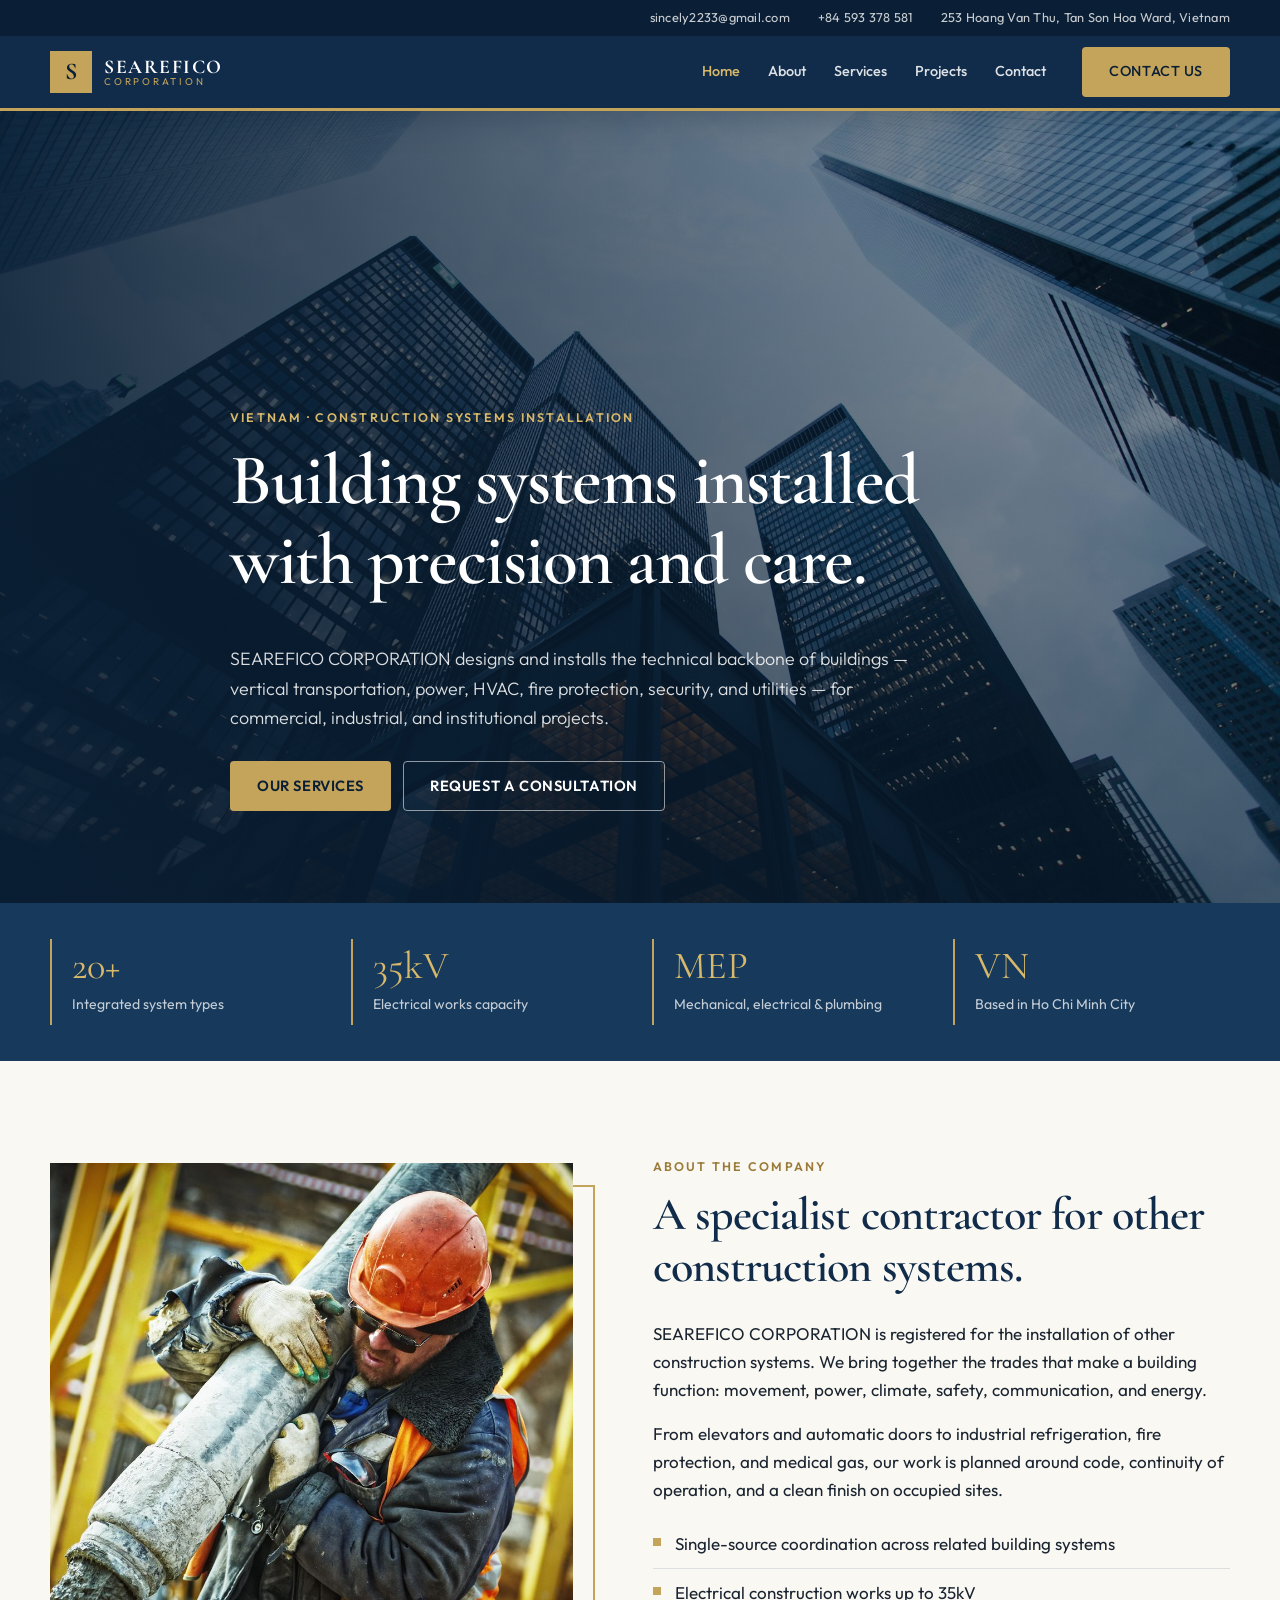
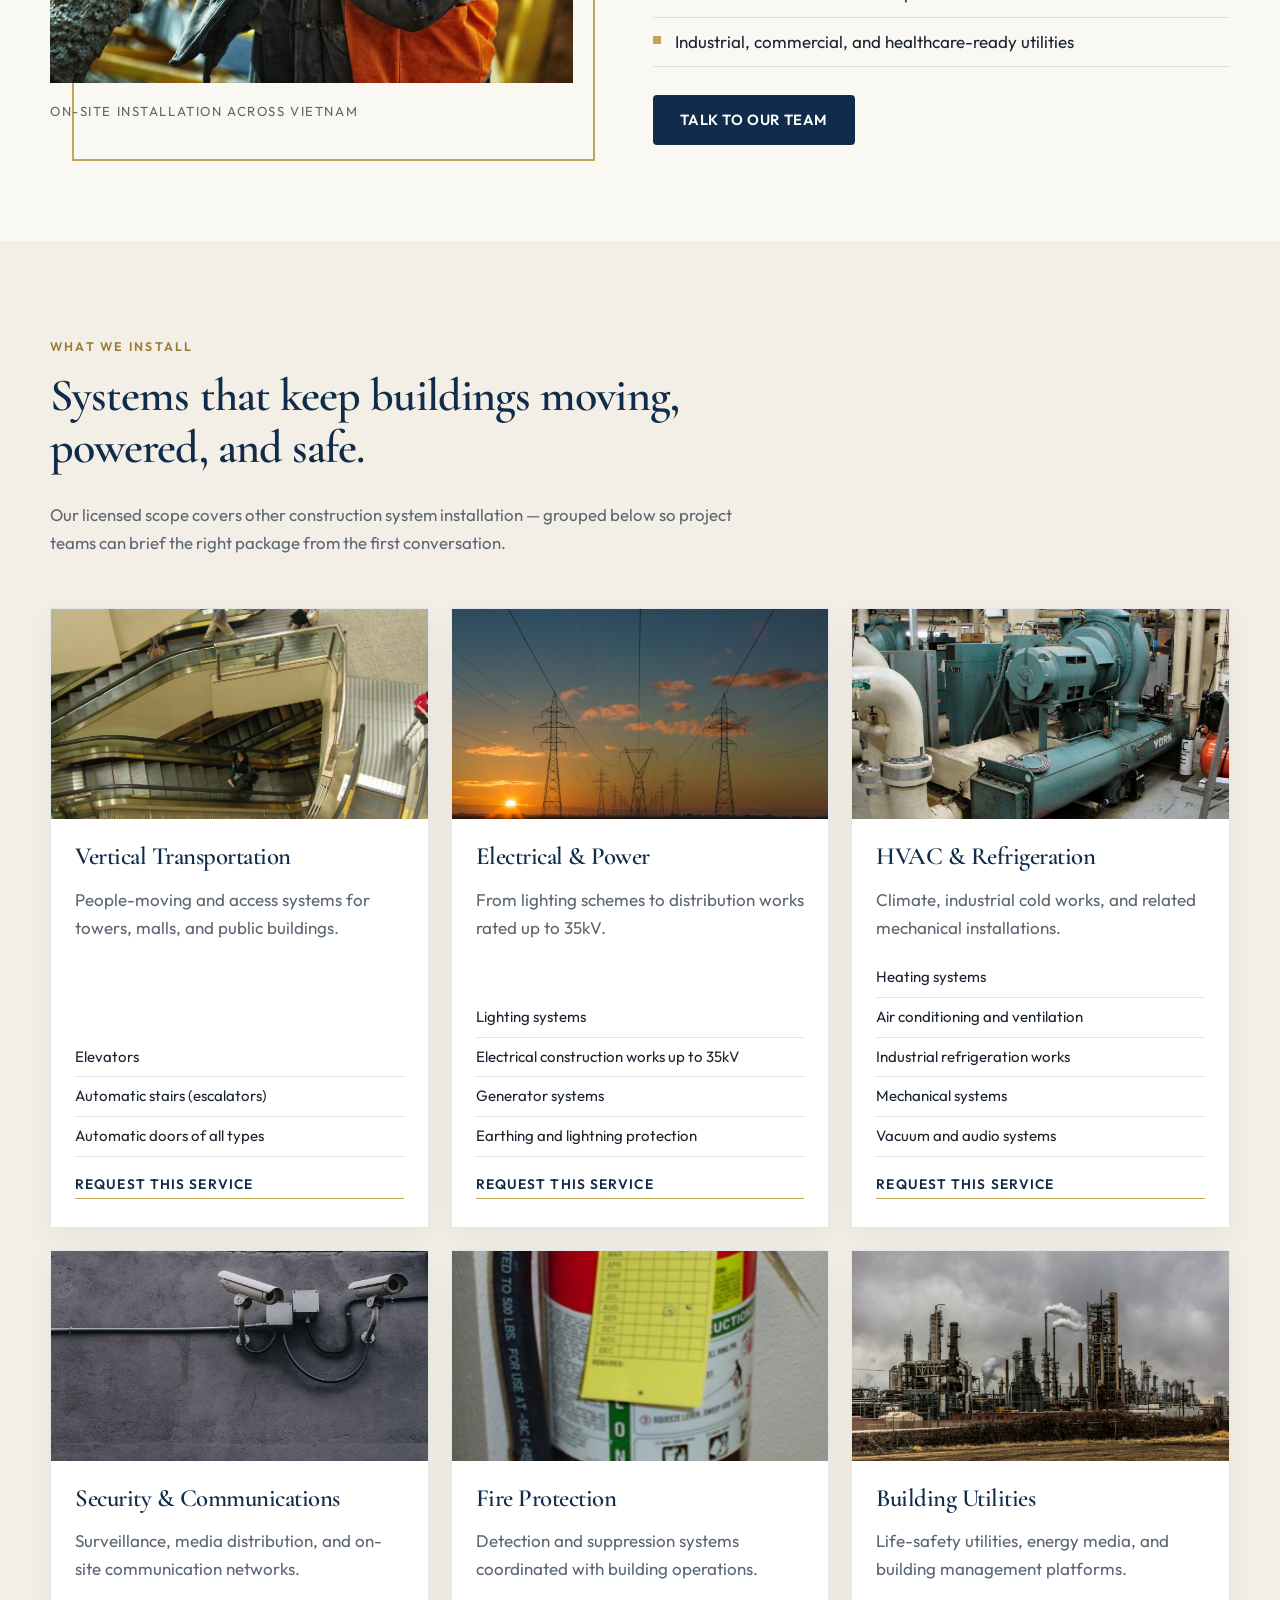
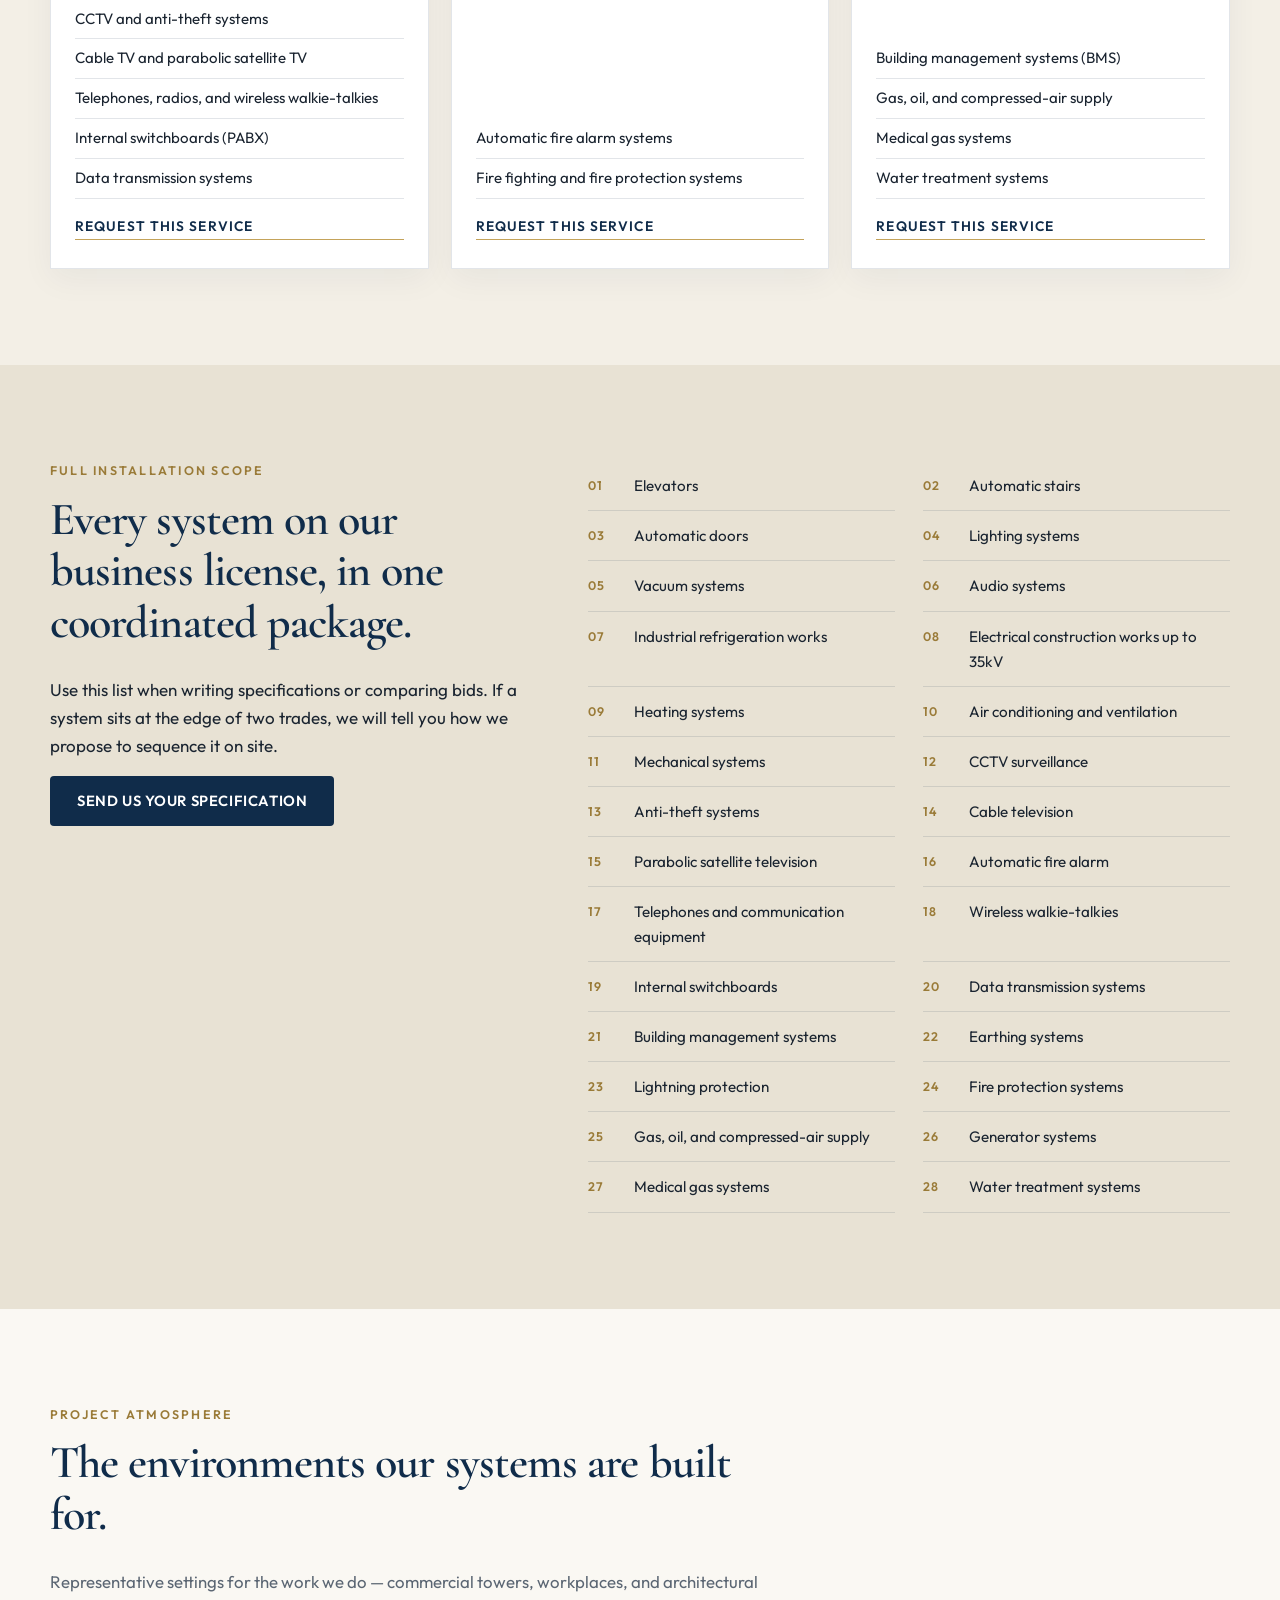
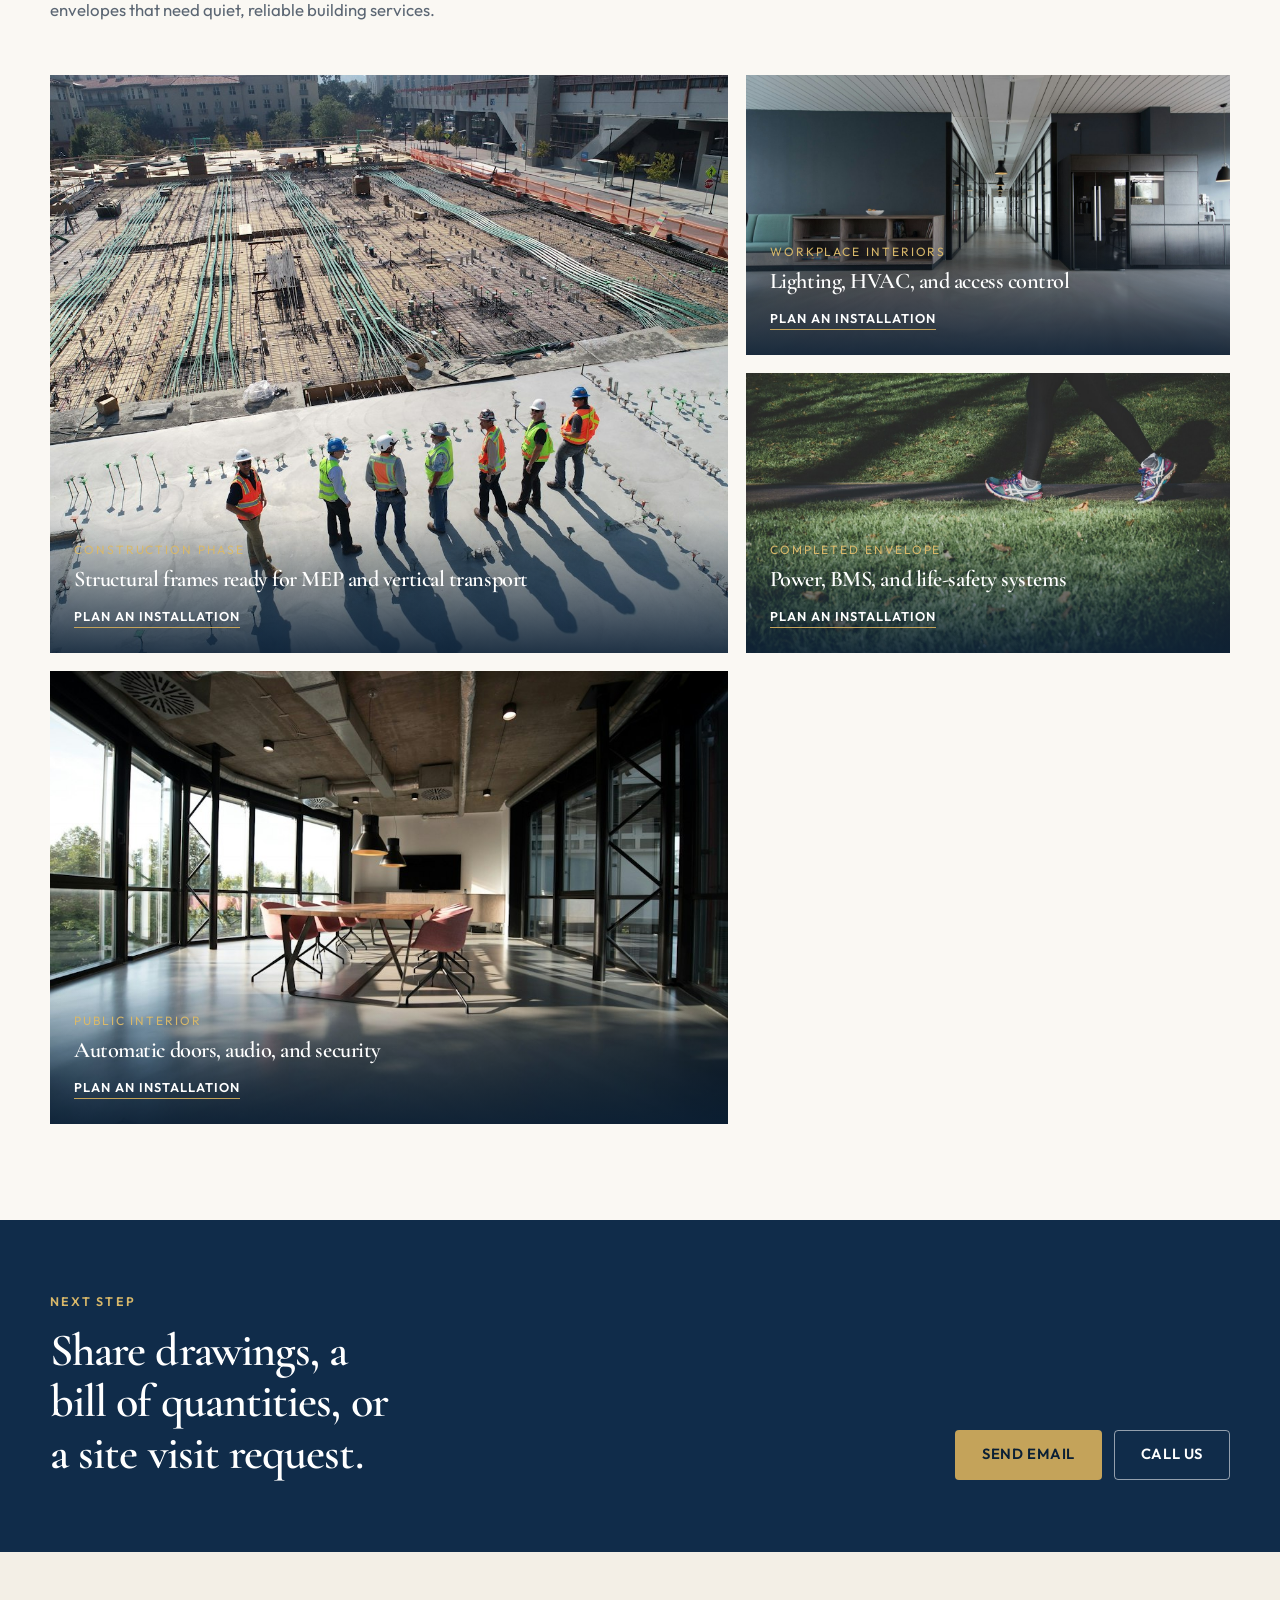
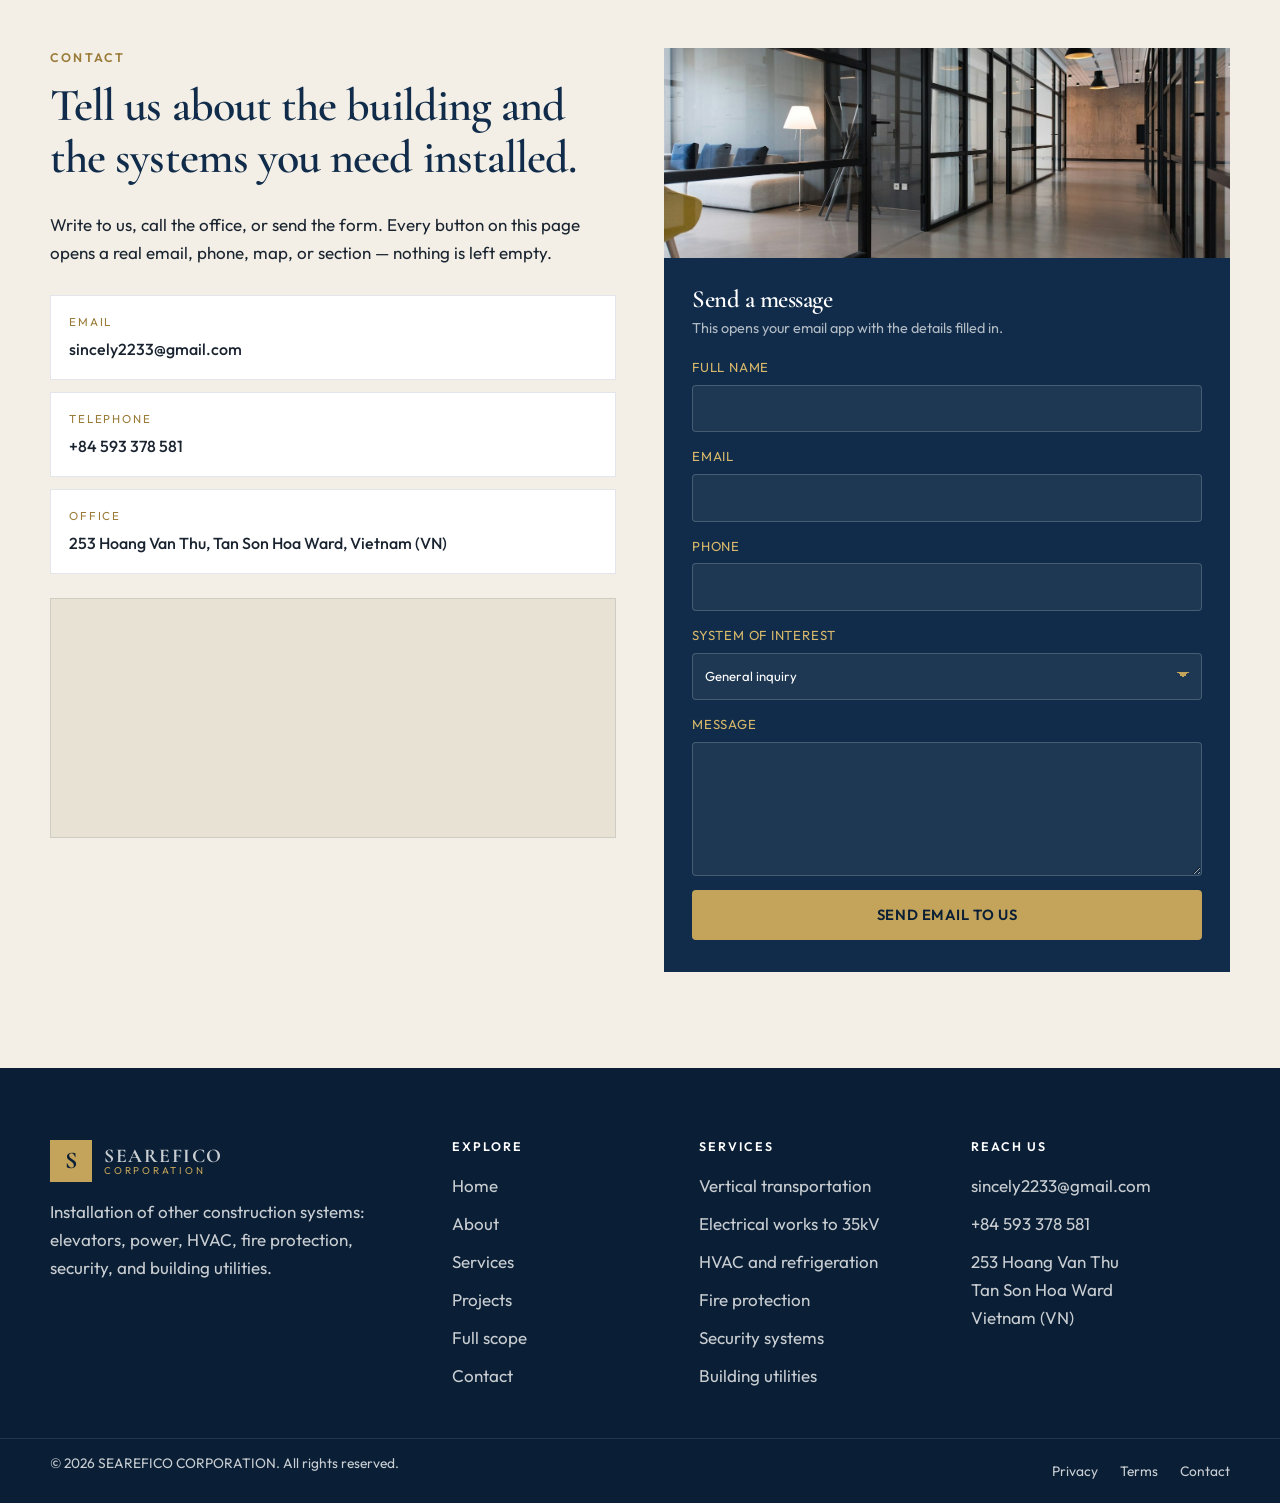
<file: index.html>
<!DOCTYPE html>
<html lang="en">
  <head>
    <meta charset="UTF-8" />
    <meta name="google-site-verification" content="USBkCnwUVn-2m1q-694d4yOQSmrPMr7RLphesVPqYSs" />
    <meta name="viewport" content="width=device-width, initial-scale=1.0" />
    <meta
      name="description"
      content="SEAREFICO CORPORATION — installation of construction systems in Vietnam: elevators, HVAC, electrical works up to 35kV, fire protection, security, and building utilities."
    />
    <title>SEAREFICO CORPORATION | Building Systems Installation</title>
    <link rel="icon" href="assets/favicon.svg" type="image/svg+xml" />
    <link rel="preconnect" href="https://fonts.googleapis.com" />
    <link rel="preconnect" href="https://fonts.gstatic.com" crossorigin />
    <link
      href="https://fonts.googleapis.com/css2?family=Cormorant+Garamond:ital,wght@0,500;0,600;0,700;1,500&family=Outfit:wght@300;400;500;600;700&display=swap"
      rel="stylesheet"
    />
    <link rel="stylesheet" href="css/styles.css" />
  </head>
  <body>
    <a class="skip-link" href="#main">Skip to content</a>

    <header class="site-header" id="top">
      <div class="utility-bar">
        <div class="container utility-bar__inner">
          <a class="utility-link" href="mailto:sincely2233@gmail.com">sincely2233@gmail.com</a>
          <a class="utility-link" href="tel:+84593378581">+84 593 378 581</a>
          <a
            class="utility-link utility-link--address"
            href="https://www.google.com/maps/search/?api=1&query=253+Hoang+Van+Thu+Tan+Son+Hoa+Vietnam"
            target="_blank"
            rel="noopener noreferrer"
            >253 Hoang Van Thu, Tan Son Hoa Ward, Vietnam</a
          >
        </div>
      </div>

      <div class="nav-bar">
        <div class="container nav-bar__inner">
          <a class="logo" href="#home" aria-label="SEAREFICO CORPORATION home">
            <span class="logo__mark" aria-hidden="true">S</span>
            <span class="logo__text">
              <strong>SEAREFICO</strong>
              <small>CORPORATION</small>
            </span>
          </a>

          <button class="menu-toggle" type="button" aria-expanded="false" aria-controls="site-nav">
            Menu
          </button>

          <nav class="site-nav" id="site-nav" aria-label="Primary">
            <a href="#home">Home</a>
            <a href="#about">About</a>
            <a href="#services">Services</a>
            <a href="#projects">Projects</a>
            <a href="#contact">Contact</a>
            <a class="btn btn-gold" href="#contact">Contact Us</a>
          </nav>
        </div>
      </div>
    </header>

    <main id="main">
      <section class="hero" id="home">
        <img class="hero__image" src="assets/images/hero.jpg" alt="Modern glass commercial towers at dusk" />
        <div class="hero__overlay"></div>
        <div class="container hero__content">
          <p class="eyebrow">Vietnam · Construction Systems Installation</p>
          <h1>Building systems installed with precision and care.</h1>
          <p class="hero__lead">
            SEAREFICO CORPORATION designs and installs the technical backbone of buildings —
            vertical transportation, power, HVAC, fire protection, security, and utilities —
            for commercial, industrial, and institutional projects.
          </p>
          <div class="hero__actions">
            <a class="btn btn-gold" href="#services">Our Services</a>
            <a class="btn btn-outline" href="#contact">Request a Consultation</a>
          </div>
        </div>
      </section>

      <section class="stats" aria-label="Company highlights">
        <div class="container stats__grid">
          <article>
            <p class="stats__value">20+</p>
            <p class="stats__label">Integrated system types</p>
          </article>
          <article>
            <p class="stats__value">35kV</p>
            <p class="stats__label">Electrical works capacity</p>
          </article>
          <article>
            <p class="stats__value">MEP</p>
            <p class="stats__label">Mechanical, electrical &amp; plumbing</p>
          </article>
          <article>
            <p class="stats__value">VN</p>
            <p class="stats__label">Based in Ho Chi Minh City</p>
          </article>
        </div>
      </section>

      <section class="about section" id="about">
        <div class="container about__grid">
          <div class="about__media">
            <img src="assets/images/about.jpg" alt="Construction worker handling a concrete pump on site" />
            <div class="about__frame" aria-hidden="true"></div>
            <p class="about__caption">On-site installation across Vietnam</p>
          </div>
          <div class="about__copy">
            <p class="eyebrow">About the company</p>
            <h2>A specialist contractor for other construction systems.</h2>
            <p>
              SEAREFICO CORPORATION is registered for the installation of other construction
              systems. We bring together the trades that make a building function: movement,
              power, climate, safety, communication, and energy.
            </p>
            <p>
              From elevators and automatic doors to industrial refrigeration, fire protection,
              and medical gas, our work is planned around code, continuity of operation, and
              a clean finish on occupied sites.
            </p>
            <ul class="about__points">
              <li>Single-source coordination across related building systems</li>
              <li>Electrical construction works up to 35kV</li>
              <li>Industrial, commercial, and healthcare-ready utilities</li>
            </ul>
            <a class="btn btn-navy" href="#contact">Talk to Our Team</a>
          </div>
        </div>
      </section>

      <section class="services section" id="services">
        <div class="container">
          <div class="section-head">
            <p class="eyebrow">What we install</p>
            <h2>Systems that keep buildings moving, powered, and safe.</h2>
            <p class="section-head__lead">
              Our licensed scope covers other construction system installation — grouped below
              so project teams can brief the right package from the first conversation.
            </p>
          </div>

          <div class="services__grid">
            <article class="service-card">
              <div class="service-card__media">
                <img src="assets/images/elevator.jpg" alt="Escalators in a multi-level building atrium" />
              </div>
              <div class="service-card__body">
                <h3>Vertical Transportation</h3>
                <p>People-moving and access systems for towers, malls, and public buildings.</p>
                <ul>
                  <li>Elevators</li>
                  <li>Automatic stairs (escalators)</li>
                  <li>Automatic doors of all types</li>
                </ul>
                <a class="text-link" href="#contact">Request this service</a>
              </div>
            </article>

            <article class="service-card">
              <div class="service-card__media">
                <img src="assets/images/electrical.jpg" alt="High-voltage electrical infrastructure at dusk" />
              </div>
              <div class="service-card__body">
                <h3>Electrical &amp; Power</h3>
                <p>From lighting schemes to distribution works rated up to 35kV.</p>
                <ul>
                  <li>Lighting systems</li>
                  <li>Electrical construction works up to 35kV</li>
                  <li>Generator systems</li>
                  <li>Earthing and lightning protection</li>
                </ul>
                <a class="text-link" href="#contact">Request this service</a>
              </div>
            </article>

            <article class="service-card">
              <div class="service-card__media">
                <img src="assets/images/hvac.jpg" alt="Industrial chiller plant for cooling and refrigeration" />
              </div>
              <div class="service-card__body">
                <h3>HVAC &amp; Refrigeration</h3>
                <p>Climate, industrial cold works, and related mechanical installations.</p>
                <ul>
                  <li>Heating systems</li>
                  <li>Air conditioning and ventilation</li>
                  <li>Industrial refrigeration works</li>
                  <li>Mechanical systems</li>
                  <li>Vacuum and audio systems</li>
                </ul>
                <a class="text-link" href="#contact">Request this service</a>
              </div>
            </article>

            <article class="service-card">
              <div class="service-card__media">
                <img src="assets/images/security.jpg" alt="CCTV cameras mounted on a building wall" />
              </div>
              <div class="service-card__body">
                <h3>Security &amp; Communications</h3>
                <p>Surveillance, media distribution, and on-site communication networks.</p>
                <ul>
                  <li>CCTV and anti-theft systems</li>
                  <li>Cable TV and parabolic satellite TV</li>
                  <li>Telephones, radios, and wireless walkie-talkies</li>
                  <li>Internal switchboards (PABX)</li>
                  <li>Data transmission systems</li>
                </ul>
                <a class="text-link" href="#contact">Request this service</a>
              </div>
            </article>

            <article class="service-card">
              <div class="service-card__media">
                <img src="assets/images/fire.jpg" alt="Wall-mounted fire extinguisher with inspection tag" />
              </div>
              <div class="service-card__body">
                <h3>Fire Protection</h3>
                <p>Detection and suppression systems coordinated with building operations.</p>
                <ul>
                  <li>Automatic fire alarm systems</li>
                  <li>Fire fighting and fire protection systems</li>
                </ul>
                <a class="text-link" href="#contact">Request this service</a>
              </div>
            </article>

            <article class="service-card">
              <div class="service-card__media">
                <img src="assets/images/utilities.jpg" alt="Industrial plant and process piping" />
              </div>
              <div class="service-card__body">
                <h3>Building Utilities</h3>
                <p>Life-safety utilities, energy media, and building management platforms.</p>
                <ul>
                  <li>Building management systems (BMS)</li>
                  <li>Gas, oil, and compressed-air supply</li>
                  <li>Medical gas systems</li>
                  <li>Water treatment systems</li>
                </ul>
                <a class="text-link" href="#contact">Request this service</a>
              </div>
            </article>
          </div>
        </div>
      </section>

      <section class="scope section" id="scope">
        <div class="container scope__grid">
          <div class="scope__intro">
            <p class="eyebrow">Full installation scope</p>
            <h2>Every system on our business license, in one coordinated package.</h2>
            <p>
              Use this list when writing specifications or comparing bids. If a system sits at
              the edge of two trades, we will tell you how we propose to sequence it on site.
            </p>
            <a class="btn btn-navy" href="#contact">Send Us Your Specification</a>
          </div>
          <ol class="scope__list">
            <li>Elevators</li>
            <li>Automatic stairs</li>
            <li>Automatic doors</li>
            <li>Lighting systems</li>
            <li>Vacuum systems</li>
            <li>Audio systems</li>
            <li>Industrial refrigeration works</li>
            <li>Electrical construction works up to 35kV</li>
            <li>Heating systems</li>
            <li>Air conditioning and ventilation</li>
            <li>Mechanical systems</li>
            <li>CCTV surveillance</li>
            <li>Anti-theft systems</li>
            <li>Cable television</li>
            <li>Parabolic satellite television</li>
            <li>Automatic fire alarm</li>
            <li>Telephones and communication equipment</li>
            <li>Wireless walkie-talkies</li>
            <li>Internal switchboards</li>
            <li>Data transmission systems</li>
            <li>Building management systems</li>
            <li>Earthing systems</li>
            <li>Lightning protection</li>
            <li>Fire protection systems</li>
            <li>Gas, oil, and compressed-air supply</li>
            <li>Generator systems</li>
            <li>Medical gas systems</li>
            <li>Water treatment systems</li>
          </ol>
        </div>
      </section>

      <section class="projects section" id="projects">
        <div class="container">
          <div class="section-head">
            <p class="eyebrow">Project atmosphere</p>
            <h2>The environments our systems are built for.</h2>
            <p class="section-head__lead">
              Representative settings for the work we do — commercial towers, workplaces, and
              architectural envelopes that need quiet, reliable building services.
            </p>
          </div>

          <div class="projects__grid">
            <article class="project-card project-card--wide">
              <img src="assets/images/project-1.jpg" alt="Active construction site with concrete structure and crane" />
              <div class="project-card__overlay">
                <p>Construction phase</p>
                <h3>Structural frames ready for MEP and vertical transport</h3>
                <a href="#contact">Plan an installation</a>
              </div>
            </article>
            <article class="project-card">
              <img src="assets/images/project-2.jpg" alt="Daylit contemporary office interior" />
              <div class="project-card__overlay">
                <p>Workplace interiors</p>
                <h3>Lighting, HVAC, and access control</h3>
                <a href="#contact">Plan an installation</a>
              </div>
            </article>
            <article class="project-card">
              <img src="assets/images/project-3.jpg" alt="Modern architectural building facade" />
              <div class="project-card__overlay">
                <p>Completed envelope</p>
                <h3>Power, BMS, and life-safety systems</h3>
                <a href="#contact">Plan an installation</a>
              </div>
            </article>
            <article class="project-card">
              <img src="assets/images/doors.jpg" alt="Open-plan commercial interior with large glazed openings" />
              <div class="project-card__overlay">
                <p>Public interior</p>
                <h3>Automatic doors, audio, and security</h3>
                <a href="#contact">Plan an installation</a>
              </div>
            </article>
          </div>
        </div>
      </section>

      <section class="cta-band">
        <div class="container cta-band__inner">
          <div>
            <p class="eyebrow eyebrow--light">Next step</p>
            <h2>Share drawings, a bill of quantities, or a site visit request.</h2>
          </div>
          <div class="cta-band__actions">
            <a class="btn btn-gold" href="mailto:sincely2233@gmail.com">Send Email</a>
            <a class="btn btn-outline" href="tel:+84593378581">Call Us</a>
          </div>
        </div>
      </section>

      <section class="contact section" id="contact">
        <div class="container contact__grid">
          <div class="contact__info">
            <p class="eyebrow">Contact</p>
            <h2>Tell us about the building and the systems you need installed.</h2>
            <p>
              Write to us, call the office, or send the form. Every button on this page opens a
              real email, phone, map, or section — nothing is left empty.
            </p>

            <div class="contact-cards">
              <a class="contact-card" href="mailto:sincely2233@gmail.com">
                <span>Email</span>
                <strong>sincely2233@gmail.com</strong>
              </a>
              <a class="contact-card" href="tel:+84593378581">
                <span>Telephone</span>
                <strong>+84 593 378 581</strong>
              </a>
              <a
                class="contact-card"
                href="https://www.google.com/maps/search/?api=1&query=253+Hoang+Van+Thu+Tan+Son+Hoa+Vietnam"
                target="_blank"
                rel="noopener noreferrer"
              >
                <span>Office</span>
                <strong>253 Hoang Van Thu, Tan Son Hoa Ward, Vietnam (VN)</strong>
              </a>
            </div>

            <div class="map-wrap">
              <iframe
                title="Map of 253 Hoang Van Thu, Tan Son Hoa Ward, Vietnam"
                src="https://maps.google.com/maps?q=253%20Hoang%20Van%20Thu%20Tan%20Son%20Hoa%20Vietnam&z=16&output=embed"
                loading="lazy"
                referrerpolicy="no-referrer-when-downgrade"
              ></iframe>
            </div>
          </div>

          <div class="contact__form-wrap">
            <img class="contact__photo" src="assets/images/contact.jpg" alt="Bright commercial workplace interior" />
            <form class="contact-form" id="contact-form" novalidate>
              <h3>Send a message</h3>
              <p class="form-note">This opens your email app with the details filled in.</p>

              <label>
                Full name
                <input type="text" name="name" autocomplete="name" required />
              </label>
              <label>
                Email
                <input type="email" name="email" autocomplete="email" required />
              </label>
              <label>
                Phone
                <input type="tel" name="phone" autocomplete="tel" />
              </label>
              <label>
                System of interest
                <select name="service">
                  <option value="General inquiry">General inquiry</option>
                  <option value="Vertical transportation">Vertical transportation</option>
                  <option value="Electrical and power">Electrical and power</option>
                  <option value="HVAC and refrigeration">HVAC and refrigeration</option>
                  <option value="Security and communications">Security and communications</option>
                  <option value="Fire protection">Fire protection</option>
                  <option value="Building utilities">Building utilities</option>
                </select>
              </label>
              <label>
                Message
                <textarea name="message" rows="5" required></textarea>
              </label>
              <p class="form-status" id="form-status" role="status" hidden></p>
              <button class="btn btn-gold btn-full" type="submit">Send Email to Us</button>
            </form>
          </div>
        </div>
      </section>
    </main>

    <footer class="site-footer" id="footer">
      <div class="container footer__top">
        <div class="footer__brand">
          <a class="logo logo--footer" href="#home">
            <span class="logo__mark" aria-hidden="true">S</span>
            <span class="logo__text">
              <strong>SEAREFICO</strong>
              <small>CORPORATION</small>
            </span>
          </a>
          <p>
            Installation of other construction systems: elevators, power, HVAC, fire protection,
            security, and building utilities.
          </p>
        </div>

        <nav class="footer__col" aria-label="Explore">
          <h4>Explore</h4>
          <a href="#home">Home</a>
          <a href="#about">About</a>
          <a href="#services">Services</a>
          <a href="#projects">Projects</a>
          <a href="#scope">Full scope</a>
          <a href="#contact">Contact</a>
        </nav>

        <nav class="footer__col" aria-label="Services">
          <h4>Services</h4>
          <a href="#services">Vertical transportation</a>
          <a href="#services">Electrical works to 35kV</a>
          <a href="#services">HVAC and refrigeration</a>
          <a href="#services">Fire protection</a>
          <a href="#services">Security systems</a>
          <a href="#services">Building utilities</a>
        </nav>

        <div class="footer__col">
          <h4>Reach us</h4>
          <a href="mailto:sincely2233@gmail.com">sincely2233@gmail.com</a>
          <a href="tel:+84593378581">+84 593 378 581</a>
          <a
            href="https://www.google.com/maps/search/?api=1&query=253+Hoang+Van+Thu+Tan+Son+Hoa+Vietnam"
            target="_blank"
            rel="noopener noreferrer"
            >253 Hoang Van Thu<br />Tan Son Hoa Ward<br />Vietnam (VN)</a
          >
        </div>
      </div>

      <div class="footer__bottom">
        <div class="container footer__bottom-inner">
          <p>&copy; <span id="year"></span> SEAREFICO CORPORATION. All rights reserved.</p>
          <nav aria-label="Legal">
            <a href="privacy.html">Privacy</a>
            <a href="terms.html">Terms</a>
            <a href="#contact">Contact</a>
          </nav>
        </div>
      </div>
    </footer>

    <script src="js/main.js"></script>
  </body>
</html>
</file>
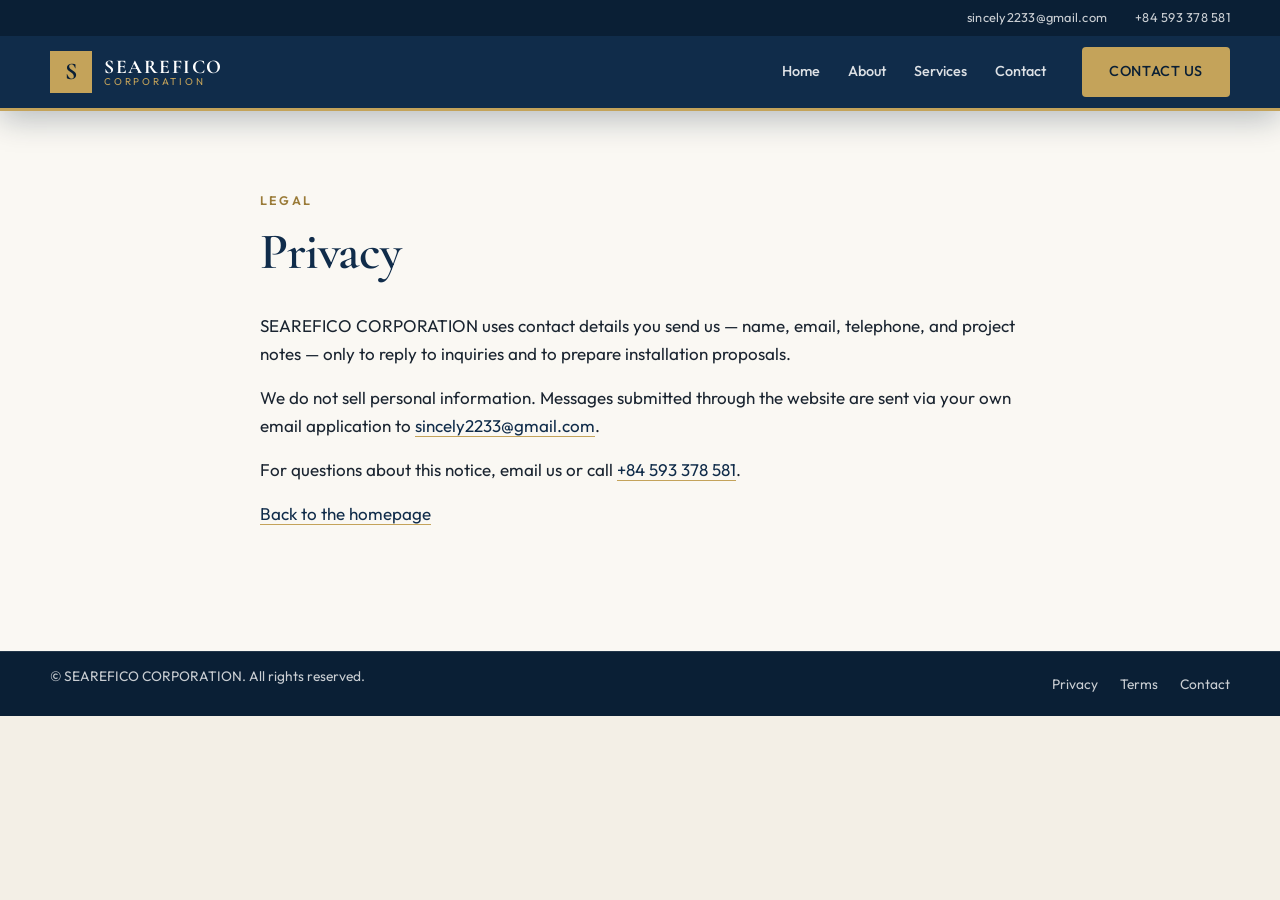
<file: privacy.html>
<!DOCTYPE html>
<html lang="en">
  <head>
    <meta charset="UTF-8" />
    <meta name="google-site-verification" content="USBkCnwUVn-2m1q-694d4yOQSmrPMr7RLphesVPqYSs" />
    <meta name="viewport" content="width=device-width, initial-scale=1.0" />
    <title>Privacy | SEAREFICO CORPORATION</title>
    <link rel="icon" href="assets/favicon.svg" type="image/svg+xml" />
    <link rel="preconnect" href="https://fonts.googleapis.com" />
    <link rel="preconnect" href="https://fonts.gstatic.com" crossorigin />
    <link
      href="https://fonts.googleapis.com/css2?family=Cormorant+Garamond:wght@600;700&family=Outfit:wght@300;400;500;600&display=swap"
      rel="stylesheet"
    />
    <link rel="stylesheet" href="css/styles.css" />
  </head>
  <body>
    <header class="site-header">
      <div class="utility-bar">
        <div class="container utility-bar__inner">
          <a class="utility-link" href="mailto:sincely2233@gmail.com">sincely2233@gmail.com</a>
          <a class="utility-link" href="tel:+84593378581">+84 593 378 581</a>
        </div>
      </div>
      <div class="nav-bar">
        <div class="container nav-bar__inner">
          <a class="logo" href="index.html">
            <span class="logo__mark" aria-hidden="true">S</span>
            <span class="logo__text">
              <strong>SEAREFICO</strong>
              <small>CORPORATION</small>
            </span>
          </a>
          <button class="menu-toggle" type="button" aria-expanded="false" aria-controls="site-nav">
            Menu
          </button>
          <nav class="site-nav" id="site-nav" aria-label="Primary">
            <a href="index.html#home">Home</a>
            <a href="index.html#about">About</a>
            <a href="index.html#services">Services</a>
            <a href="index.html#contact">Contact</a>
            <a class="btn btn-gold" href="index.html#contact">Contact Us</a>
          </nav>
        </div>
      </div>
    </header>

    <main class="legal-page">
      <div class="container">
        <p class="eyebrow">Legal</p>
        <h1>Privacy</h1>
        <p>
          SEAREFICO CORPORATION uses contact details you send us — name, email, telephone, and
          project notes — only to reply to inquiries and to prepare installation proposals.
        </p>
        <p>
          We do not sell personal information. Messages submitted through the website are sent
          via your own email application to
          <a href="mailto:sincely2233@gmail.com">sincely2233@gmail.com</a>.
        </p>
        <p>
          For questions about this notice, email us or call
          <a href="tel:+84593378581">+84 593 378 581</a>.
        </p>
        <p><a href="index.html">Back to the homepage</a></p>
      </div>
    </main>

    <footer class="site-footer">
      <div class="footer__bottom">
        <div class="container footer__bottom-inner">
          <p>&copy; SEAREFICO CORPORATION. All rights reserved.</p>
          <nav aria-label="Legal">
            <a href="privacy.html">Privacy</a>
            <a href="terms.html">Terms</a>
            <a href="index.html#contact">Contact</a>
          </nav>
        </div>
      </div>
    </footer>
    <script src="js/main.js"></script>
  </body>
</html>
</file>
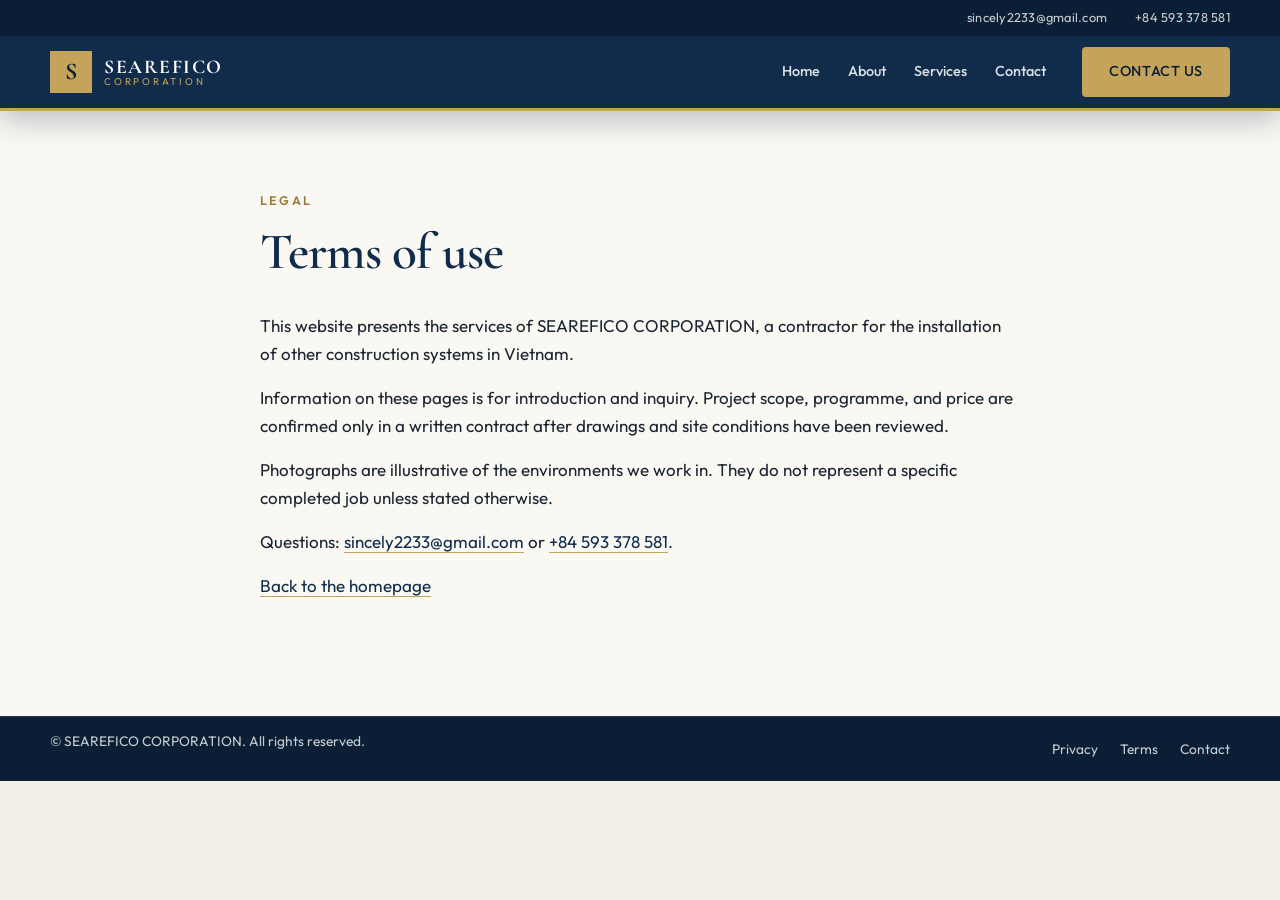
<file: terms.html>
<!DOCTYPE html>
<html lang="en">
  <head>
    <meta charset="UTF-8" />
    <meta name="google-site-verification" content="USBkCnwUVn-2m1q-694d4yOQSmrPMr7RLphesVPqYSs" />
    <meta name="viewport" content="width=device-width, initial-scale=1.0" />
    <title>Terms | SEAREFICO CORPORATION</title>
    <link rel="icon" href="assets/favicon.svg" type="image/svg+xml" />
    <link rel="preconnect" href="https://fonts.googleapis.com" />
    <link rel="preconnect" href="https://fonts.gstatic.com" crossorigin />
    <link
      href="https://fonts.googleapis.com/css2?family=Cormorant+Garamond:wght@600;700&family=Outfit:wght@300;400;500;600&display=swap"
      rel="stylesheet"
    />
    <link rel="stylesheet" href="css/styles.css" />
  </head>
  <body>
    <header class="site-header">
      <div class="utility-bar">
        <div class="container utility-bar__inner">
          <a class="utility-link" href="mailto:sincely2233@gmail.com">sincely2233@gmail.com</a>
          <a class="utility-link" href="tel:+84593378581">+84 593 378 581</a>
        </div>
      </div>
      <div class="nav-bar">
        <div class="container nav-bar__inner">
          <a class="logo" href="index.html">
            <span class="logo__mark" aria-hidden="true">S</span>
            <span class="logo__text">
              <strong>SEAREFICO</strong>
              <small>CORPORATION</small>
            </span>
          </a>
          <button class="menu-toggle" type="button" aria-expanded="false" aria-controls="site-nav">
            Menu
          </button>
          <nav class="site-nav" id="site-nav" aria-label="Primary">
            <a href="index.html#home">Home</a>
            <a href="index.html#about">About</a>
            <a href="index.html#services">Services</a>
            <a href="index.html#contact">Contact</a>
            <a class="btn btn-gold" href="index.html#contact">Contact Us</a>
          </nav>
        </div>
      </div>
    </header>

    <main class="legal-page">
      <div class="container">
        <p class="eyebrow">Legal</p>
        <h1>Terms of use</h1>
        <p>
          This website presents the services of SEAREFICO CORPORATION, a contractor for the
          installation of other construction systems in Vietnam.
        </p>
        <p>
          Information on these pages is for introduction and inquiry. Project scope, programme,
          and price are confirmed only in a written contract after drawings and site conditions
          have been reviewed.
        </p>
        <p>
          Photographs are illustrative of the environments we work in. They do not represent a
          specific completed job unless stated otherwise.
        </p>
        <p>
          Questions:
          <a href="mailto:sincely2233@gmail.com">sincely2233@gmail.com</a> or
          <a href="tel:+84593378581">+84 593 378 581</a>.
        </p>
        <p><a href="index.html">Back to the homepage</a></p>
      </div>
    </main>

    <footer class="site-footer">
      <div class="footer__bottom">
        <div class="container footer__bottom-inner">
          <p>&copy; SEAREFICO CORPORATION. All rights reserved.</p>
          <nav aria-label="Legal">
            <a href="privacy.html">Privacy</a>
            <a href="terms.html">Terms</a>
            <a href="index.html#contact">Contact</a>
          </nav>
        </div>
      </div>
    </footer>
    <script src="js/main.js"></script>
  </body>
</html>
</file>
<file: css/styles.css>
:root {
  --navy: #102c4a;
  --navy-deep: #0a1f35;
  --navy-soft: #173a5c;
  --gold: #c4a35a;
  --gold-bright: #d8b86a;
  --gold-dark: #9a7b38;
  --cream: #f3efe6;
  --cream-2: #e8e2d4;
  --paper: #faf8f3;
  --ink: #1a2430;
  --muted: #5b6673;
  --line: rgba(16, 44, 74, 0.12);
  --white: #ffffff;
  --shadow: 0 18px 50px rgba(10, 31, 53, 0.14);
  --header-h: 108px;
  --radius: 4px;
  --font-display: "Cormorant Garamond", Georgia, serif;
  --font-sans: "Outfit", system-ui, sans-serif;
}

*,
*::before,
*::after {
  box-sizing: border-box;
}

html {
  scroll-behavior: smooth;
  scroll-padding-top: 120px;
}

body {
  margin: 0;
  font-family: var(--font-sans);
  font-size: 17px;
  line-height: 1.65;
  color: var(--ink);
  background: var(--cream);
}

img {
  max-width: 100%;
  display: block;
}

a {
  color: inherit;
  text-decoration: none;
}

h1,
h2,
h3,
h4 {
  font-family: var(--font-display);
  font-weight: 600;
  line-height: 1.12;
  letter-spacing: -0.02em;
  color: var(--navy);
  margin: 0 0 0.6em;
}

h1 {
  font-size: clamp(2.6rem, 5.6vw, 5.1rem);
}

h2 {
  font-size: clamp(2rem, 3.6vw, 3.35rem);
}

h3 {
  font-size: 1.55rem;
}

p {
  margin: 0 0 1rem;
}

ul {
  margin: 0;
  padding: 0;
}

button,
input,
select,
textarea {
  font: inherit;
}

.container {
  width: min(1180px, calc(100% - 40px));
  margin-inline: auto;
}

.skip-link {
  position: absolute;
  left: 16px;
  top: -60px;
  background: var(--gold);
  color: var(--navy);
  padding: 10px 16px;
  z-index: 1000;
}

.skip-link:focus {
  top: 12px;
}

.eyebrow {
  margin: 0 0 12px;
  font-size: 0.78rem;
  font-weight: 600;
  letter-spacing: 0.18em;
  text-transform: uppercase;
  color: var(--gold-dark);
}

.eyebrow--light {
  color: var(--gold-bright);
}

.section {
  padding: 96px 0;
}

.section-head {
  max-width: 720px;
  margin-bottom: 52px;
}

.section-head__lead {
  color: var(--muted);
  font-size: 1.05rem;
}

.btn {
  display: inline-flex;
  align-items: center;
  justify-content: center;
  min-height: 50px;
  padding: 0 26px;
  border: 1px solid transparent;
  border-radius: var(--radius);
  font-size: 0.92rem;
  font-weight: 600;
  letter-spacing: 0.04em;
  text-transform: uppercase;
  cursor: pointer;
  transition: background 0.2s ease, color 0.2s ease, border-color 0.2s ease, transform 0.2s ease;
}

.btn:hover {
  transform: translateY(-1px);
}

.btn-gold {
  background: var(--gold);
  color: var(--navy-deep);
}

.btn-gold:hover {
  background: var(--gold-bright);
}

.btn-navy {
  background: var(--navy);
  color: var(--white);
}

.btn-navy:hover {
  background: var(--navy-soft);
}

.btn-outline {
  background: transparent;
  color: var(--white);
  border-color: rgba(255, 255, 255, 0.55);
}

.btn-outline:hover {
  background: var(--white);
  color: var(--navy);
}

.btn-full {
  width: 100%;
}

.text-link {
  display: inline-block;
  margin-top: 16px;
  font-size: 0.86rem;
  font-weight: 600;
  letter-spacing: 0.08em;
  text-transform: uppercase;
  color: var(--navy);
  border-bottom: 1px solid var(--gold);
  padding-bottom: 2px;
}

.text-link:hover {
  color: var(--gold-dark);
}

/* Header is a different color family from the cream body */
.site-header {
  position: sticky;
  top: 0;
  z-index: 50;
  background: var(--navy);
  color: var(--white);
  box-shadow: 0 8px 30px rgba(10, 31, 53, 0.28);
  border-bottom: 3px solid var(--gold);
}

.utility-bar {
  background: var(--navy-deep);
  font-size: 0.8rem;
  letter-spacing: 0.02em;
}

.utility-bar__inner {
  display: flex;
  flex-wrap: wrap;
  gap: 8px 28px;
  min-height: 36px;
  align-items: center;
  justify-content: flex-end;
}

.utility-link {
  color: rgba(255, 255, 255, 0.78);
}

.utility-link:hover {
  color: var(--gold-bright);
}

.nav-bar {
  position: relative;
}

.nav-bar__inner {
  display: flex;
  align-items: center;
  justify-content: space-between;
  min-height: 72px;
  gap: 24px;
}

.logo {
  display: flex;
  align-items: center;
  gap: 12px;
  flex-shrink: 0;
}

.logo__mark {
  width: 42px;
  height: 42px;
  display: grid;
  place-items: center;
  background: var(--gold);
  color: var(--navy-deep);
  font-family: var(--font-display);
  font-size: 1.5rem;
  font-weight: 700;
}

.logo__text {
  display: flex;
  flex-direction: column;
  line-height: 1.05;
}

.logo__text strong {
  font-family: var(--font-display);
  font-size: 1.22rem;
  font-weight: 700;
  letter-spacing: 0.08em;
}

.logo__text small {
  font-size: 0.62rem;
  letter-spacing: 0.28em;
  color: var(--gold);
}

.menu-toggle {
  display: none;
  background: transparent;
  color: var(--white);
  border: 1px solid rgba(255, 255, 255, 0.35);
  min-height: 42px;
  padding: 0 16px;
  text-transform: uppercase;
  letter-spacing: 0.12em;
  font-size: 0.78rem;
  font-weight: 600;
  cursor: pointer;
}

.site-nav {
  display: flex;
  align-items: center;
  gap: 28px;
}

.site-nav a {
  font-size: 0.9rem;
  font-weight: 500;
  color: rgba(255, 255, 255, 0.86);
}

.site-nav a:hover,
.site-nav a.is-active {
  color: var(--gold-bright);
}

.site-nav .btn {
  color: var(--navy-deep);
  margin-left: 8px;
}

.hero {
  position: relative;
  min-height: calc(100vh - var(--header-h));
  display: grid;
  align-items: end;
  overflow: hidden;
  color: var(--white);
}

.hero__image {
  position: absolute;
  inset: 0;
  width: 100%;
  height: 100%;
  object-fit: cover;
}

.hero__overlay {
  position: absolute;
  inset: 0;
  background:
    linear-gradient(90deg, rgba(10, 31, 53, 0.88) 0%, rgba(10, 31, 53, 0.55) 48%, rgba(10, 31, 53, 0.2) 100%),
    linear-gradient(180deg, rgba(10, 31, 53, 0.15) 0%, rgba(10, 31, 53, 0.55) 100%);
}

.hero__content {
  position: relative;
  z-index: 1;
  padding: 80px 0 92px;
  max-width: 820px;
  margin-right: auto;
}

.hero h1 {
  color: var(--white);
}

.hero .eyebrow {
  color: var(--gold-bright);
}

.hero__lead {
  max-width: 58ch;
  font-size: 1.12rem;
  font-weight: 300;
  color: rgba(255, 255, 255, 0.86);
}

.hero__actions {
  display: flex;
  flex-wrap: wrap;
  gap: 12px;
  margin-top: 28px;
}

.stats {
  background: var(--navy-soft);
  color: var(--white);
  padding: 36px 0;
}

.stats__grid {
  display: grid;
  grid-template-columns: repeat(4, 1fr);
  gap: 24px;
}

.stats article {
  padding: 8px 8px 8px 20px;
  border-left: 2px solid var(--gold);
}

.stats__value {
  margin: 0;
  font-family: var(--font-display);
  font-size: 2.4rem;
  line-height: 1;
  color: var(--gold-bright);
}

.stats__label {
  margin: 8px 0 0;
  font-size: 0.88rem;
  color: rgba(255, 255, 255, 0.75);
}

.about {
  background: var(--paper);
}

.about__grid {
  display: grid;
  grid-template-columns: 0.95fr 1.05fr;
  gap: 80px;
  align-items: center;
}

.about__media {
  position: relative;
}

.about__media img {
  width: 100%;
  height: 520px;
  object-fit: cover;
  position: relative;
  z-index: 1;
}

.about__frame {
  position: absolute;
  inset: 22px -22px -22px 22px;
  border: 2px solid var(--gold);
  z-index: 0;
}

.about__caption {
  position: relative;
  z-index: 1;
  margin-top: 18px;
  font-size: 0.82rem;
  letter-spacing: 0.12em;
  text-transform: uppercase;
  color: var(--muted);
}

.about__points {
  list-style: none;
  margin: 8px 0 28px;
}

.about__points li {
  position: relative;
  padding: 10px 0 10px 22px;
  border-bottom: 1px solid var(--line);
}

.about__points li::before {
  content: "";
  position: absolute;
  left: 0;
  top: 18px;
  width: 8px;
  height: 8px;
  background: var(--gold);
}

.services {
  background: var(--cream);
}

.services__grid {
  display: grid;
  grid-template-columns: repeat(3, 1fr);
  gap: 22px;
}

.service-card {
  background: var(--white);
  border: 1px solid var(--line);
  box-shadow: 0 10px 30px rgba(16, 44, 74, 0.05);
  display: flex;
  flex-direction: column;
  min-height: 100%;
}

.service-card__media {
  overflow: hidden;
  height: 210px;
}

.service-card__media img {
  width: 100%;
  height: 100%;
  object-fit: cover;
  transition: transform 0.5s ease;
}

.service-card:hover img {
  transform: scale(1.05);
}

.service-card__body {
  padding: 24px 24px 28px;
  display: flex;
  flex-direction: column;
  flex: 1;
}

.service-card__body p {
  color: var(--muted);
}

.service-card__body ul {
  list-style: none;
  margin-top: auto;
}

.service-card__body li {
  padding: 7px 0;
  border-bottom: 1px solid var(--line);
  font-size: 0.94rem;
}

.scope {
  background: var(--cream-2);
}

.scope__grid {
  display: grid;
  grid-template-columns: 0.85fr 1.15fr;
  gap: 64px;
  align-items: start;
}

.scope__list {
  display: grid;
  grid-template-columns: 1fr 1fr;
  gap: 0 28px;
  list-style: none;
  padding: 0;
  margin: 0;
  counter-reset: scope;
}

.scope__list li {
  counter-increment: scope;
  display: grid;
  grid-template-columns: 36px 1fr;
  gap: 10px;
  padding: 12px 0;
  border-bottom: 1px solid rgba(16, 44, 74, 0.12);
  font-size: 0.95rem;
}

.scope__list li::before {
  content: counter(scope, decimal-leading-zero);
  color: var(--gold-dark);
  font-size: 0.78rem;
  font-weight: 600;
  letter-spacing: 0.06em;
  padding-top: 3px;
}

.projects {
  background: var(--paper);
}

.projects__grid {
  display: grid;
  grid-template-columns: 1.4fr 1fr;
  grid-template-rows: 280px 280px;
  gap: 18px;
}

.project-card {
  position: relative;
  overflow: hidden;
  min-height: 260px;
}

.project-card--wide {
  grid-row: 1 / span 2;
  min-height: 100%;
}

.project-card img {
  width: 100%;
  height: 100%;
  object-fit: cover;
  transition: transform 0.6s ease;
}

.project-card:hover img {
  transform: scale(1.06);
}

.project-card__overlay {
  position: absolute;
  inset: auto 0 0;
  padding: 24px;
  background: linear-gradient(180deg, transparent, rgba(10, 31, 53, 0.88));
  color: var(--white);
}

.project-card__overlay p {
  margin: 0 0 6px;
  font-size: 0.75rem;
  letter-spacing: 0.16em;
  text-transform: uppercase;
  color: var(--gold-bright);
}

.project-card__overlay h3 {
  color: var(--white);
  font-size: 1.4rem;
  margin-bottom: 10px;
}

.project-card__overlay a {
  display: inline-block;
  font-size: 0.8rem;
  font-weight: 600;
  letter-spacing: 0.08em;
  text-transform: uppercase;
  border-bottom: 1px solid var(--gold);
}

.cta-band {
  background: var(--navy);
  color: var(--white);
  padding: 72px 0;
}

.cta-band h2 {
  color: var(--white);
  max-width: 16ch;
  margin: 0;
}

.cta-band__inner {
  display: flex;
  justify-content: space-between;
  align-items: end;
  gap: 32px;
}

.cta-band__actions {
  display: flex;
  gap: 12px;
  flex-wrap: wrap;
}

.contact {
  background: var(--cream);
}

.contact__grid {
  display: grid;
  grid-template-columns: 1fr 1fr;
  gap: 48px;
  align-items: start;
}

.contact-cards {
  display: grid;
  gap: 12px;
  margin: 28px 0 24px;
}

.contact-card {
  display: block;
  background: var(--white);
  border: 1px solid var(--line);
  padding: 16px 18px;
  transition: border-color 0.2s ease, transform 0.2s ease;
}

.contact-card:hover {
  border-color: var(--gold);
  transform: translateY(-1px);
}

.contact-card span {
  display: block;
  font-size: 0.72rem;
  letter-spacing: 0.16em;
  text-transform: uppercase;
  color: var(--gold-dark);
  margin-bottom: 4px;
}

.contact-card strong {
  font-weight: 500;
  font-size: 1rem;
}

.map-wrap {
  overflow: hidden;
  border: 1px solid var(--line);
  height: 240px;
  background: var(--cream-2);
}

.map-wrap iframe {
  width: 100%;
  height: 100%;
  border: 0;
}

.contact__form-wrap {
  background: var(--navy);
  color: var(--white);
}

.contact__photo {
  width: 100%;
  height: 210px;
  object-fit: cover;
}

.contact-form {
  padding: 28px 28px 32px;
}

.contact-form h3 {
  color: var(--white);
  margin-bottom: 4px;
}

.form-note {
  color: rgba(255, 255, 255, 0.68);
  font-size: 0.9rem;
}

.contact-form label {
  display: block;
  margin-bottom: 14px;
  font-size: 0.82rem;
  letter-spacing: 0.06em;
  text-transform: uppercase;
  color: var(--gold-bright);
}

.contact-form input,
.contact-form select,
.contact-form textarea {
  display: block;
  width: 100%;
  margin-top: 6px;
  background: rgba(255, 255, 255, 0.06);
  border: 1px solid rgba(255, 255, 255, 0.18);
  color: var(--white);
  padding: 12px 12px;
  border-radius: var(--radius);
}

.contact-form select {
  appearance: none;
  background-image: linear-gradient(45deg, transparent 50%, var(--gold) 50%),
    linear-gradient(135deg, var(--gold) 50%, transparent 50%);
  background-position: calc(100% - 18px) 18px, calc(100% - 12px) 18px;
  background-size: 6px 6px, 6px 6px;
  background-repeat: no-repeat;
}

.contact-form option {
  color: var(--ink);
}

.contact-form textarea {
  resize: vertical;
  min-height: 120px;
}

.contact-form input:focus,
.contact-form select:focus,
.contact-form textarea:focus {
  outline: 2px solid var(--gold);
  outline-offset: 1px;
}

.form-status {
  margin: 0 0 12px;
  color: var(--gold-bright);
  font-size: 0.9rem;
}

.site-footer {
  background: var(--navy-deep);
  color: rgba(255, 255, 255, 0.78);
}

.footer__top {
  display: grid;
  grid-template-columns: 1.4fr 0.8fr 0.9fr 1fr;
  gap: 40px;
  padding: 72px 0 48px;
}

.footer__brand p {
  margin-top: 16px;
  max-width: 36ch;
}

.footer__col {
  display: flex;
  flex-direction: column;
  gap: 10px;
}

.footer__col h4 {
  color: var(--white);
  font-family: var(--font-sans);
  font-size: 0.78rem;
  letter-spacing: 0.16em;
  text-transform: uppercase;
  margin-bottom: 8px;
}

.footer__col a:hover {
  color: var(--gold-bright);
}

.footer__bottom {
  border-top: 1px solid rgba(255, 255, 255, 0.1);
}

.footer__bottom-inner {
  display: flex;
  justify-content: space-between;
  gap: 16px;
  align-items: center;
  min-height: 64px;
  font-size: 0.86rem;
}

.footer__bottom nav {
  display: flex;
  gap: 22px;
}

.legal-page {
  padding: 80px 0 100px;
  background: var(--paper);
  min-height: 60vh;
}

.legal-page .container {
  max-width: 760px;
}

.legal-page h1 {
  font-size: clamp(2.2rem, 4vw, 3.4rem);
}

.legal-page a {
  color: var(--navy);
  border-bottom: 1px solid var(--gold);
}

@media (max-width: 980px) {
  .stats__grid,
  .services__grid,
  .about__grid,
  .scope__grid,
  .contact__grid,
  .footer__top {
    grid-template-columns: 1fr 1fr;
  }

  .projects__grid {
    grid-template-columns: 1fr 1fr;
    grid-template-rows: auto;
  }

  .project-card--wide {
    grid-row: auto;
    grid-column: 1 / -1;
    min-height: 340px;
  }

  .cta-band__inner {
    flex-direction: column;
    align-items: flex-start;
  }

  .about__media img {
    height: 380px;
  }
}

@media (max-width: 760px) {
  :root {
    --header-h: 96px;
  }

  .menu-toggle {
    display: inline-flex;
    align-items: center;
  }

  .site-nav {
    display: none;
    position: absolute;
    left: 0;
    right: 0;
    top: 100%;
    background: var(--navy);
    flex-direction: column;
    align-items: stretch;
    gap: 0;
    padding: 8px 20px 20px;
    border-bottom: 3px solid var(--gold);
  }

  .site-nav.is-open {
    display: flex;
  }

  .site-nav a {
    padding: 14px 0;
    border-bottom: 1px solid rgba(255, 255, 255, 0.08);
  }

  .site-nav .btn {
    margin: 12px 0 0;
    width: 100%;
  }

  .utility-link--address {
    display: none;
  }

  .stats__grid {
    grid-template-columns: 1fr 1fr;
  }

  .services__grid,
  .about__grid,
  .scope__grid,
  .scope__list,
  .contact__grid,
  .footer__top,
  .projects__grid {
    grid-template-columns: 1fr;
  }

  .project-card,
  .project-card--wide {
    min-height: 280px;
  }

  .hero {
    min-height: 88vh;
  }

  .section {
    padding: 72px 0;
  }

  .footer__bottom-inner {
    flex-direction: column;
    align-items: flex-start;
    padding: 18px 0;
  }
}

@media (prefers-reduced-motion: reduce) {
  html {
    scroll-behavior: auto;
  }

  .btn,
  .service-card img,
  .project-card img {
    transition: none;
  }
}
</file>
